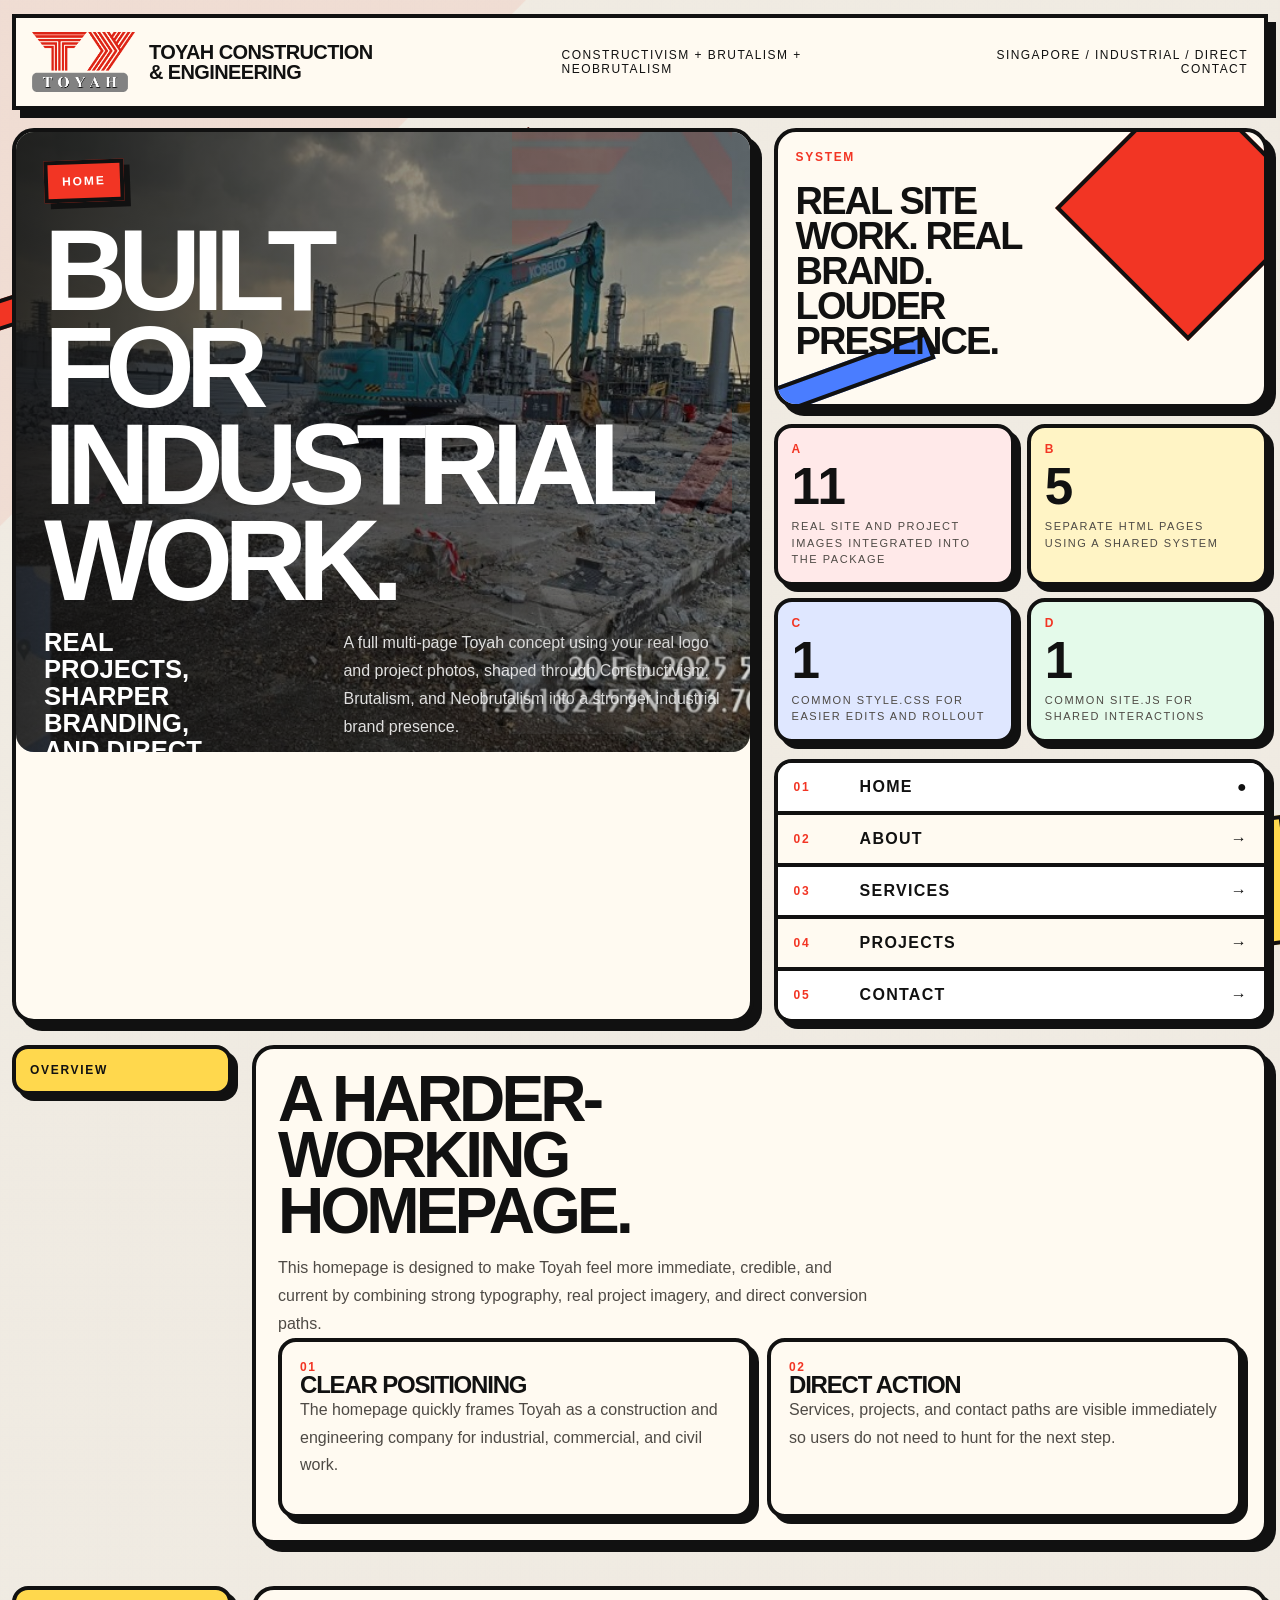
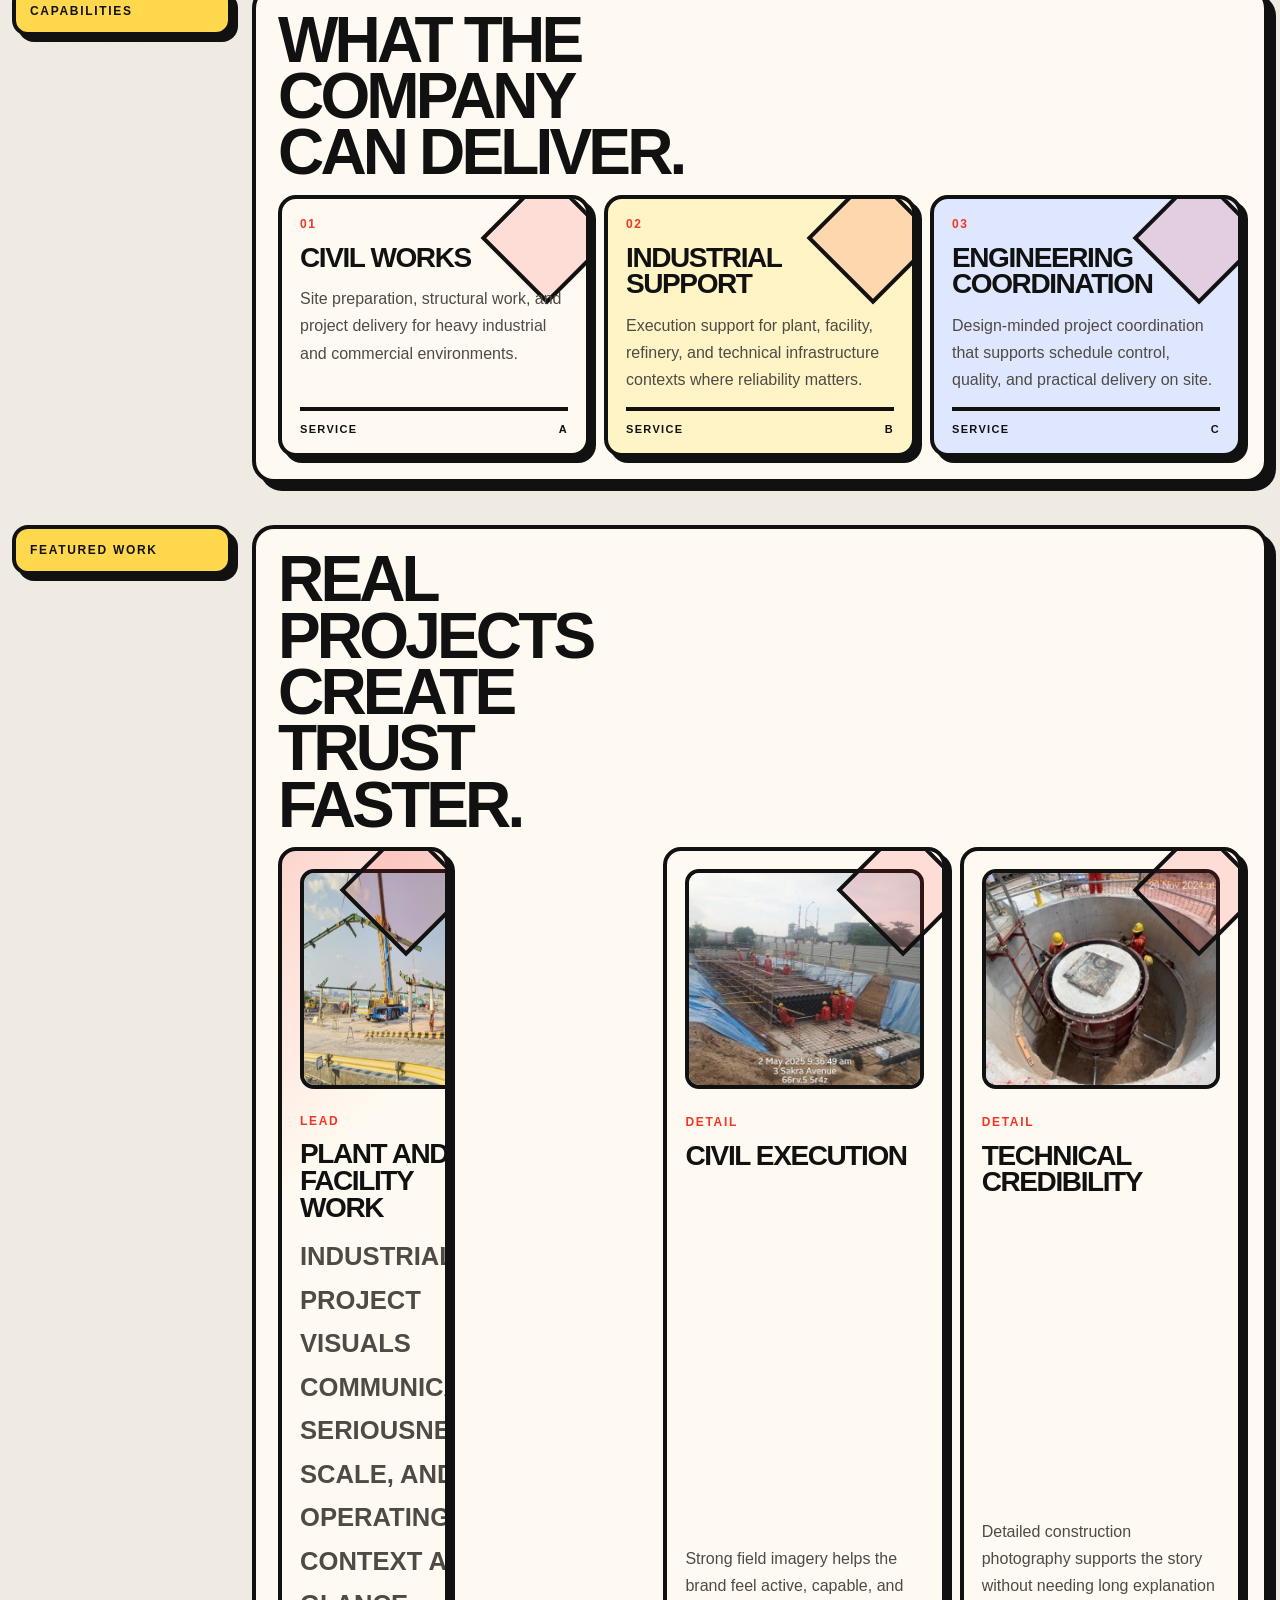
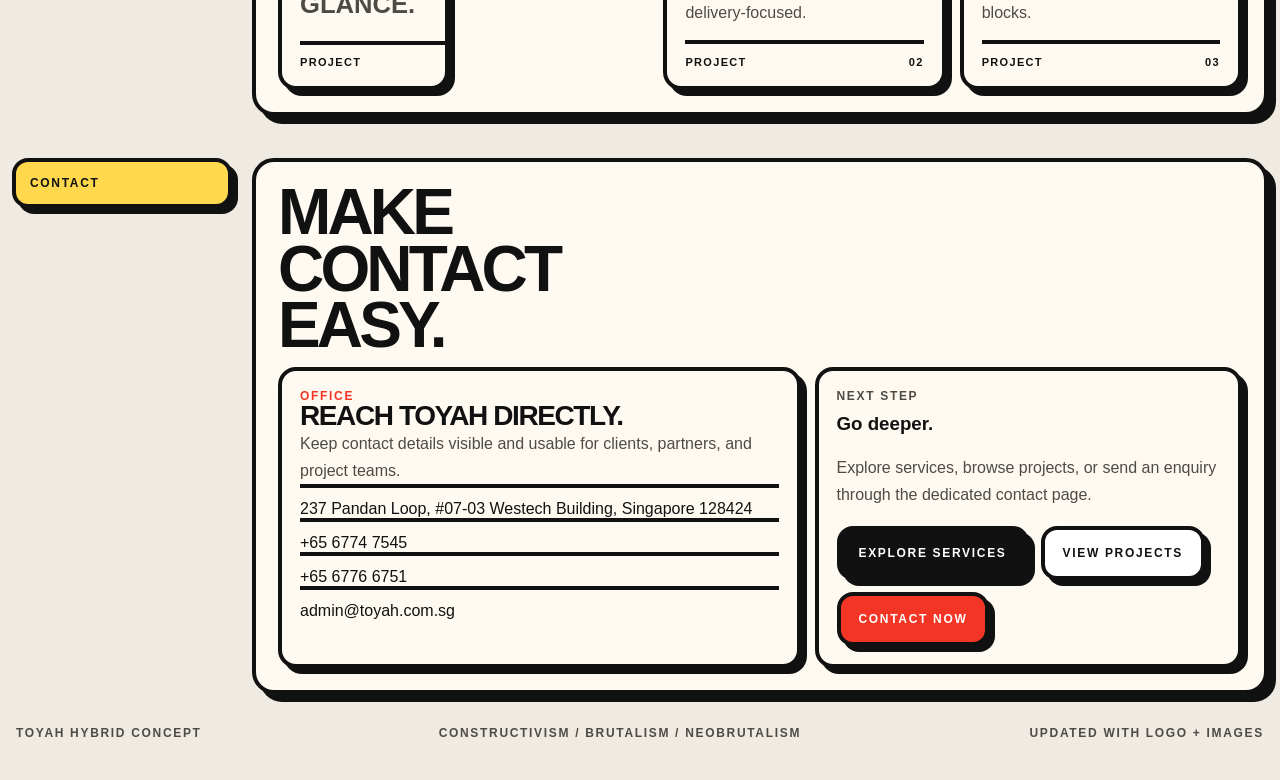
<file: index.html>
<!DOCTYPE html>
<html lang="en">
<head>
  <meta charset="UTF-8" />
  <meta name="viewport" content="width=device-width, initial-scale=1.0" />
  <title>Toyah — Home</title>
  <link rel="stylesheet" href="assets/css/style.css" />
</head>
<body>
  <div class="page">
    <header class="topbar">
      <div class="brand">
        <img src="assets/img/logo.png" alt="Toyah logo" />
        <div>
          Toyah Construction<br />
          &amp; Engineering
        </div>
      </div>

      <div class="desktop-only">
        Constructivism + Brutalism + Neobrutalism
      </div>

      <div class="desktop-only" style="text-align:right;">
        Singapore / Industrial / Direct contact
      </div>

      <button
        class="mobile-menu-button"
        type="button"
        data-mobile-toggle
        aria-expanded="false"
        aria-controls="mobile-links"
      >
        Menu
      </button>
    </header>

    <div class="mobile-links" id="mobile-links">
      <a href="index.html" aria-current="page">Home</a>
      <a href="about.html">About</a>
      <a href="services.html">Services</a>
      <a href="projects.html">Projects</a>
      <a href="contact.html">Contact</a>
    </div>

    <main class="site-layout">
      <section class="hero">
        <div class="panel hero-main">
          <div class="hero-visual">
            <img
              src="assets/img/hero.jpg"
              alt="Toyah project site hero image"
            />

            <div class="hero-overlay">
              <div class="eyebrow">Home</div>

              <h1>Built for industrial work.</h1>

              <div class="hero-grid">
                <div class="lead">
                  Real projects, sharper branding, and direct company positioning.
                </div>

                <p class="copy">
                  A full multi-page Toyah concept using your real logo and project
                  photos, shaped through Constructivism, Brutalism, and
                  Neobrutalism into a stronger industrial brand presence.
                </p>
              </div>

              <div class="hero-badges">
                <span class="badge yellow">Real project images</span>
                <span class="badge blue">Hard shadows</span>
                <span class="badge green">Logo integrated</span>
                <span class="badge">Industrial identity</span>
              </div>

              <div class="hero-actions">
                <a class="btn primary" href="services.html">Explore Services</a>
                <a class="btn" href="projects.html">View Projects</a>
                <a class="btn red" href="contact.html">Contact Now</a>
              </div>

              <img class="hero-watermark" src="assets/img/logo.png" alt="" />
            </div>
          </div>
        </div>

        <aside class="hero-side">
          <div class="panel poster-card">
            <div class="no">System</div>
            <div class="poster-text">
              Real site work. Real brand. Louder presence.
            </div>
          </div>

          <div class="stats-grid">
            <div class="stat red">
              <div class="no">A</div>
              <div class="stat-value">11</div>
              <div class="stat-copy">
                Real site and project images integrated into the package
              </div>
            </div>

            <div class="stat yellow">
              <div class="no">B</div>
              <div class="stat-value">5</div>
              <div class="stat-copy">
                Separate HTML pages using a shared system
              </div>
            </div>

            <div class="stat blue">
              <div class="no">C</div>
              <div class="stat-value">1</div>
              <div class="stat-copy">
                Common style.css for easier edits and rollout
              </div>
            </div>

            <div class="stat green">
              <div class="no">D</div>
              <div class="stat-value">1</div>
              <div class="stat-copy">
                Common site.js for shared interactions
              </div>
            </div>
          </div>

          <nav class="nav-list" aria-label="Site navigation">
            <a href="index.html" aria-current="page">
              <span class="no">01</span>
              <span>Home</span>
              <span>●</span>
            </a>

            <a href="about.html">
              <span class="no">02</span>
              <span>About</span>
              <span>→</span>
            </a>

            <a href="services.html">
              <span class="no">03</span>
              <span>Services</span>
              <span>→</span>
            </a>

            <a href="projects.html">
              <span class="no">04</span>
              <span>Projects</span>
              <span>→</span>
            </a>

            <a href="contact.html">
              <span class="no">05</span>
              <span>Contact</span>
              <span>→</span>
            </a>
          </nav>
        </aside>
      </section>

      <section class="block">
        <div class="block-label">Overview</div>

        <div class="panel block-main">
          <h2 class="section-title">A harder-working homepage.</h2>

          <p class="section-intro">
            This homepage is designed to make Toyah feel more immediate, credible,
            and current by combining strong typography, real project imagery, and
            direct conversion paths.
          </p>

          <div class="content-grid-2">
            <div class="mini-card">
              <div class="no">01</div>
              <h3>Clear positioning</h3>
              <p>
                The homepage quickly frames Toyah as a construction and engineering
                company for industrial, commercial, and civil work.
              </p>
            </div>

            <div class="mini-card">
              <div class="no">02</div>
              <h3>Direct action</h3>
              <p>
                Services, projects, and contact paths are visible immediately so
                users do not need to hunt for the next step.
              </p>
            </div>
          </div>
        </div>
      </section>

      <section class="block">
        <div class="block-label">Capabilities</div>

        <div class="panel block-main">
          <h2 class="section-title">What the company can deliver.</h2>

          <div class="services-grid">
            <article class="service">
              <div class="no">01</div>
              <h3>Civil works</h3>
              <p>
                Site preparation, structural work, and project delivery for heavy
                industrial and commercial environments.
              </p>
              <div class="card-footer">
                <span>Service</span>
                <span>A</span>
              </div>
            </article>

            <article class="service">
              <div class="no">02</div>
              <h3>Industrial support</h3>
              <p>
                Execution support for plant, facility, refinery, and technical
                infrastructure contexts where reliability matters.
              </p>
              <div class="card-footer">
                <span>Service</span>
                <span>B</span>
              </div>
            </article>

            <article class="service">
              <div class="no">03</div>
              <h3>Engineering coordination</h3>
              <p>
                Design-minded project coordination that supports schedule control,
                quality, and practical delivery on site.
              </p>
              <div class="card-footer">
                <span>Service</span>
                <span>C</span>
              </div>
            </article>
          </div>
        </div>
      </section>

      <section class="block">
        <div class="block-label">Featured work</div>

        <div class="panel block-main">
          <h2 class="section-title">Real projects create trust faster.</h2>

          <div class="projects-grid">
            <article class="project lead">
              <img
                class="project-image"
                src="assets/img/projects/project-industrial-1.jpg"
                alt="Industrial works and facility view"
              />
              <div class="no">Lead</div>
              <h3>Plant and facility work</h3>
              <p>
                Industrial project visuals communicate seriousness, scale, and
                operating context at a glance.
              </p>
              <div class="card-footer">
                <span>Project</span>
                <span>01</span>
              </div>
            </article>

            <article class="project">
              <img
                class="project-image"
                src="assets/img/projects/project-civil-1.jpg"
                alt="Excavation and civil site work"
              />
              <div class="no">Detail</div>
              <h3>Civil execution</h3>
              <p>
                Strong field imagery helps the brand feel active, capable, and
                delivery-focused.
              </p>
              <div class="card-footer">
                <span>Project</span>
                <span>02</span>
              </div>
            </article>

            <article class="project">
              <img
                class="project-image"
                src="assets/img/gallery/gallery-4.jpg"
                alt="Underground chamber detail"
              />
              <div class="no">Detail</div>
              <h3>Technical credibility</h3>
              <p>
                Detailed construction photography supports the story without needing
                long explanation blocks.
              </p>
              <div class="card-footer">
                <span>Project</span>
                <span>03</span>
              </div>
            </article>
          </div>
        </div>
      </section>

      <section class="block">
        <div class="block-label">Contact</div>

        <div class="panel block-main">
          <h2 class="section-title">Make contact easy.</h2>

          <div class="contact-grid">
            <div class="contact-card">
              <div class="no">Office</div>
              <h3>Reach Toyah directly.</h3>
              <p>
                Keep contact details visible and usable for clients, partners, and
                project teams.
              </p>

              <div class="meta-row">
                237 Pandan Loop, #07-03 Westech Building, Singapore 128424
              </div>
              <div class="meta-row">
                <a href="tel:+6567747545">+65 6774 7545</a>
              </div>
              <div class="meta-row">+65 6776 6751</div>
              <div class="meta-row">
                <a href="mailto:admin@toyah.com.sg">admin@toyah.com.sg</a>
              </div>
            </div>

            <div class="contact-meta">
              <div class="small-label">Next step</div>
              <h3 style="margin-top:10px;">Go deeper.</h3>
              <p>
                Explore services, browse projects, or send an enquiry through the
                dedicated contact page.
              </p>

              <div class="button-row" style="margin-top:18px;">
                <a class="btn primary" href="services.html">Explore Services</a>
                <a class="btn" href="projects.html">View Projects</a>
                <a class="btn red" href="contact.html">Contact Now</a>
              </div>
            </div>
          </div>
        </div>
      </section>
    </main>

    <footer class="footer">
      <div>Toyah hybrid concept</div>
      <div>Constructivism / Brutalism / Neobrutalism</div>
      <div style="text-align:right;">Updated with logo + images</div>
    </footer>
  </div>

  <script src="assets/js/site.js"></script>
</body>
</html>
</file>
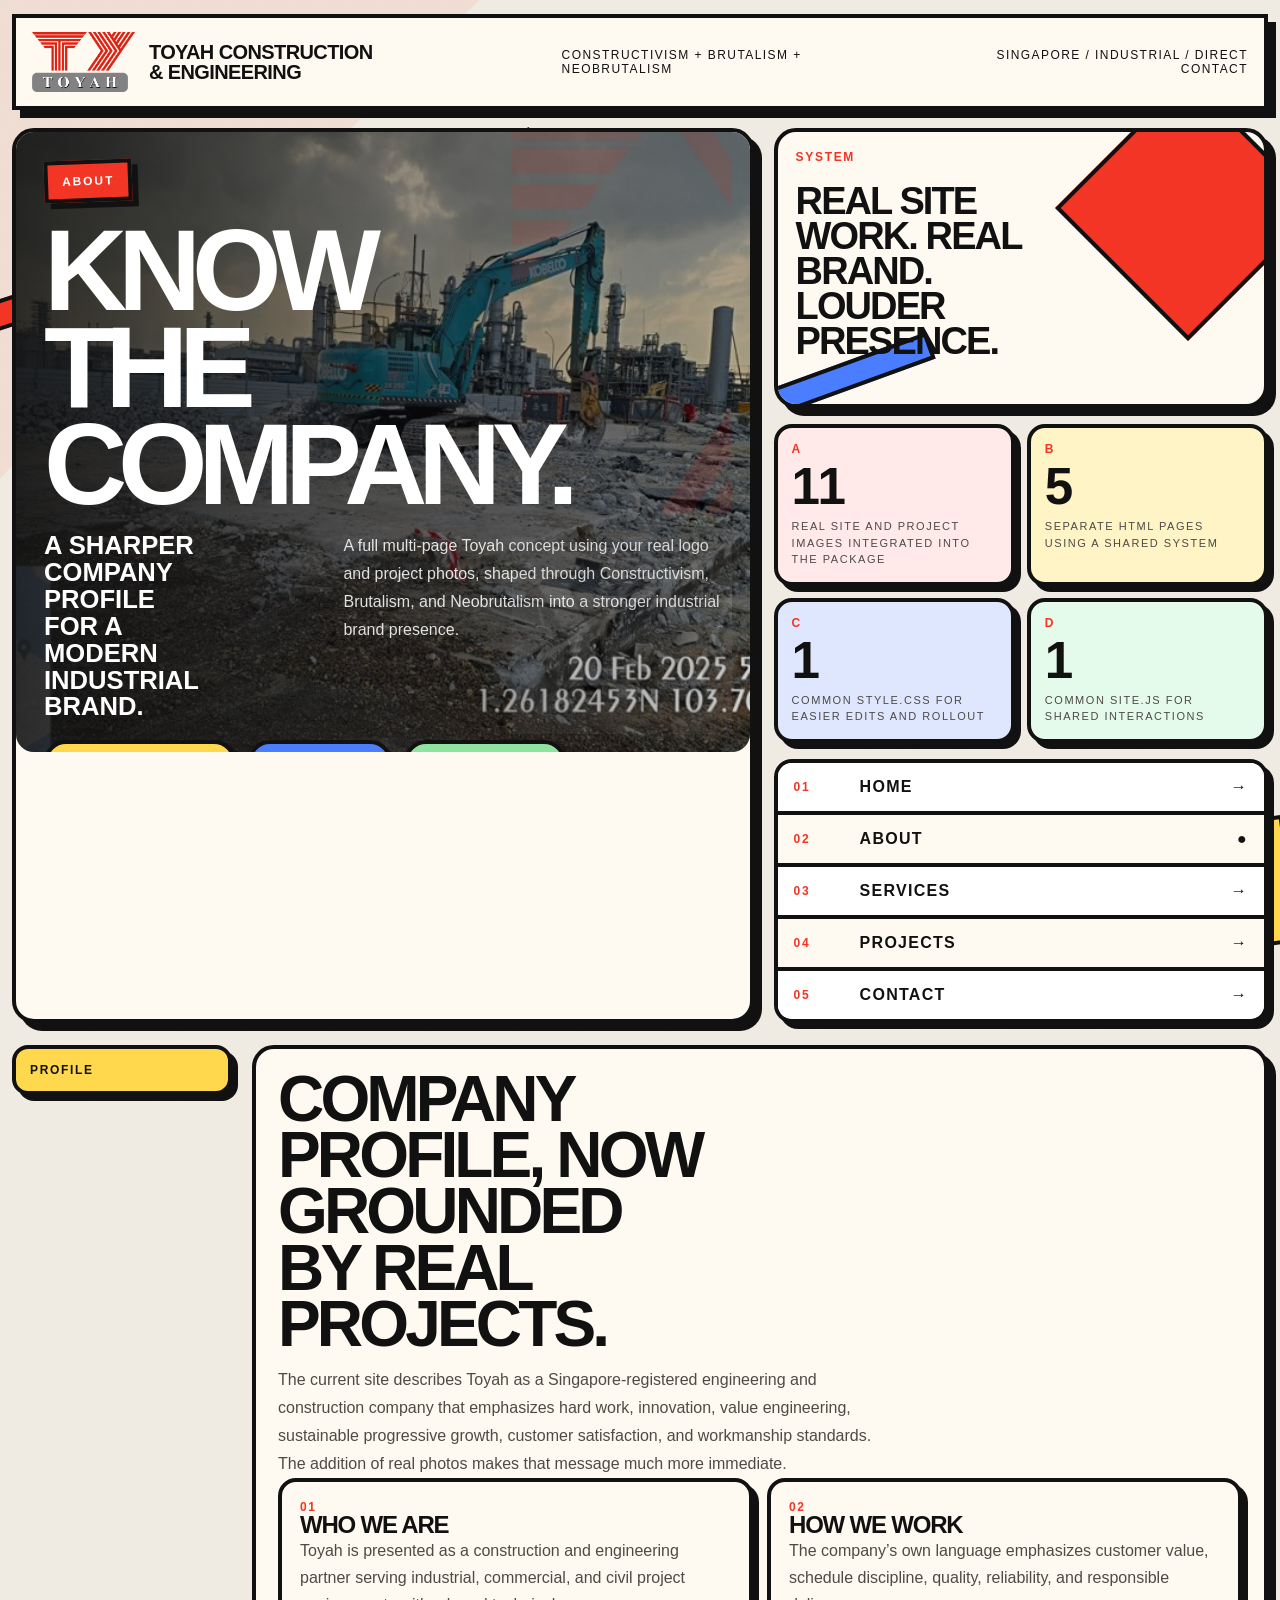
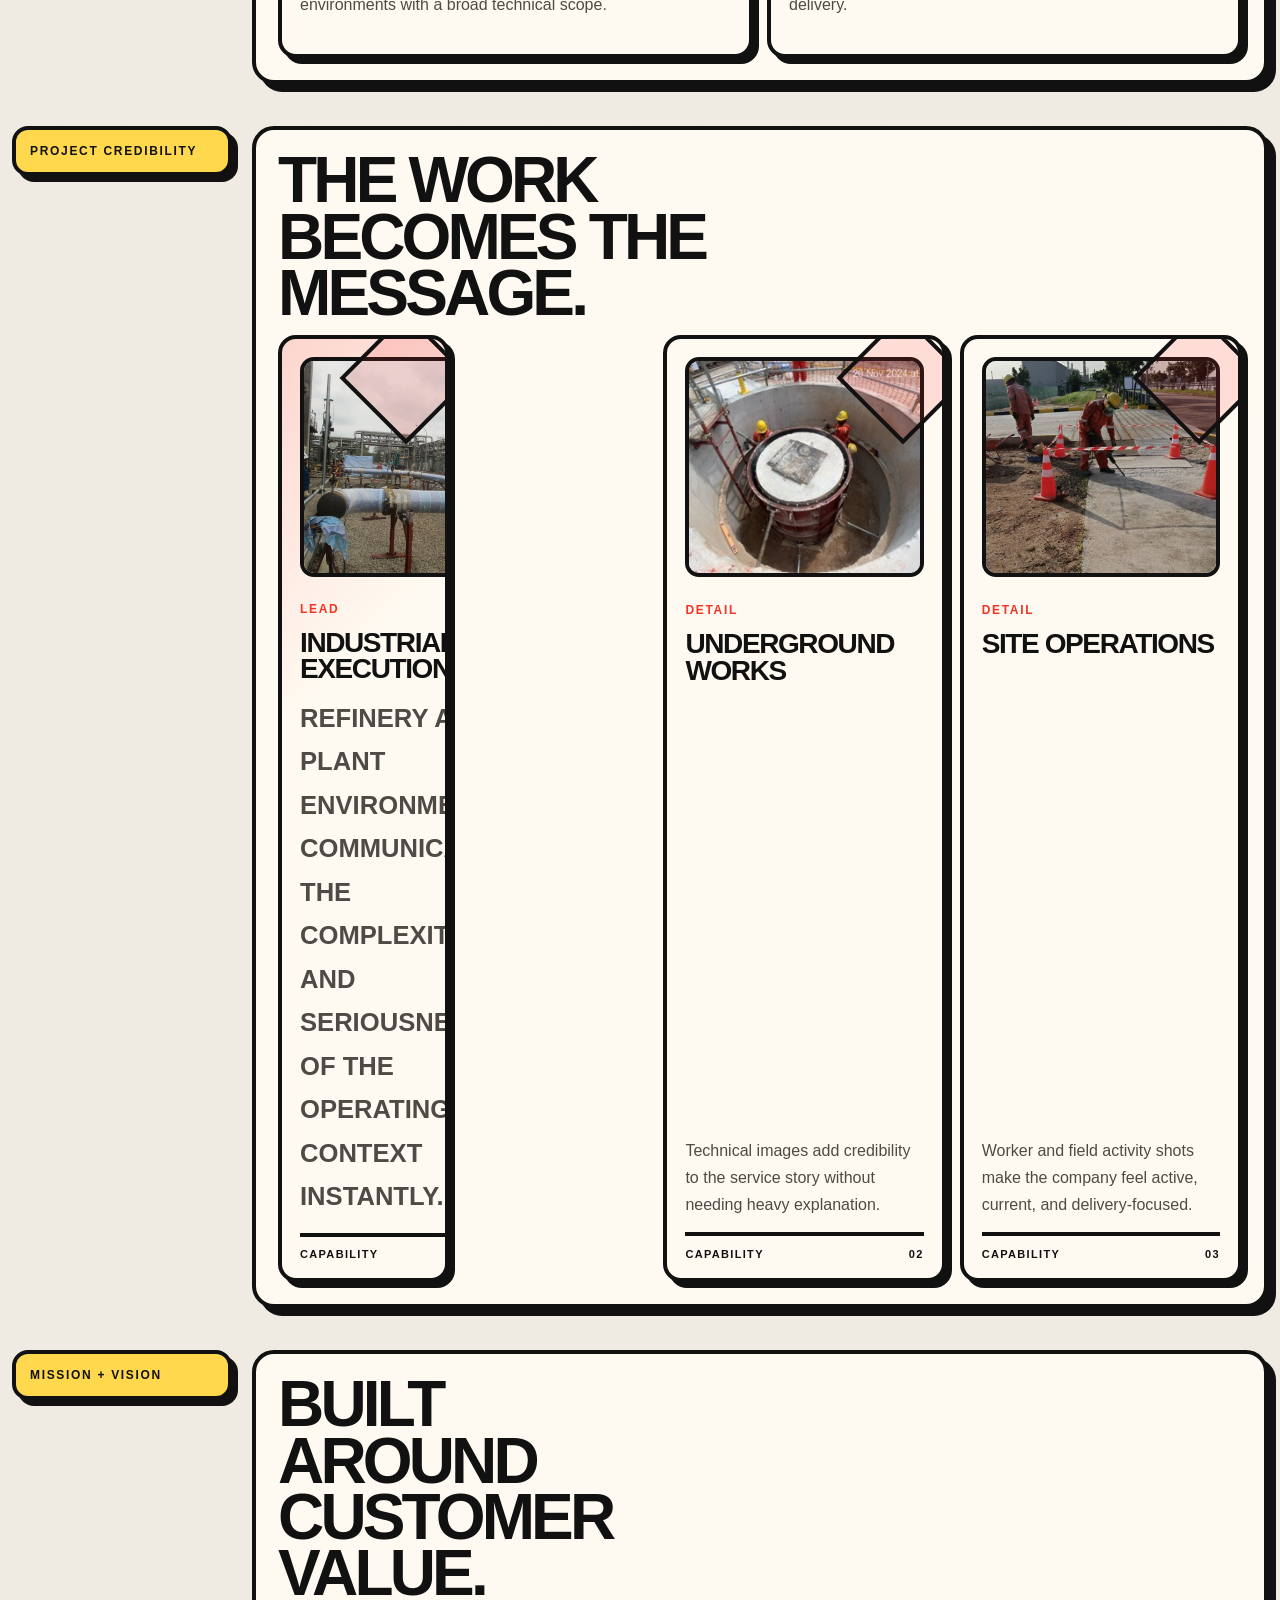
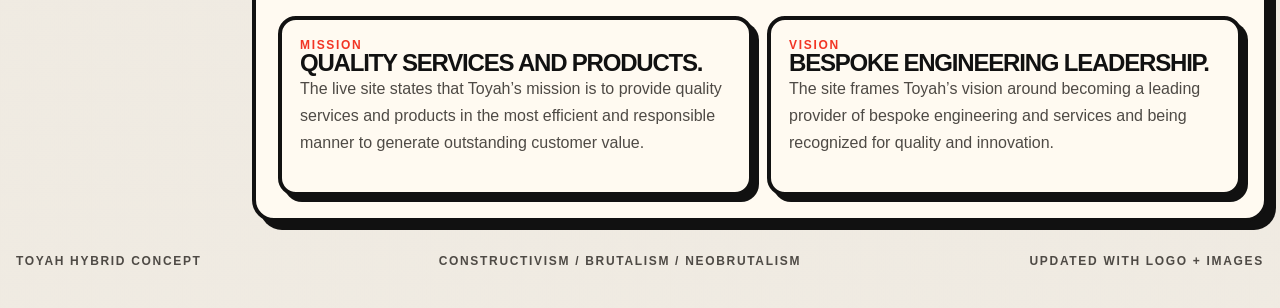
<file: about.html>
<!DOCTYPE html>
<html lang="en">
<head>
  <meta charset="UTF-8" />
  <meta name="viewport" content="width=device-width, initial-scale=1.0" />
  <title>Toyah — About</title>
  <link rel="stylesheet" href="assets/css/style.css" />
</head>
<body>
  <div class="page">
    <header class="topbar">
      <div class="brand">
        <img src="assets/img/logo.png" alt="Toyah logo" />
        <div>
          Toyah Construction<br />
          &amp; Engineering
        </div>
      </div>

      <div class="desktop-only">
        Constructivism + Brutalism + Neobrutalism
      </div>

      <div class="desktop-only" style="text-align:right;">
        Singapore / Industrial / Direct contact
      </div>

      <button
        class="mobile-menu-button"
        type="button"
        data-mobile-toggle
        aria-expanded="false"
        aria-controls="mobile-links"
      >
        Menu
      </button>
    </header>

    <div class="mobile-links" id="mobile-links">
      <a href="index.html">Home</a>
      <a href="about.html" aria-current="page">About</a>
      <a href="services.html">Services</a>
      <a href="projects.html">Projects</a>
      <a href="contact.html">Contact</a>
    </div>

    <main class="site-layout">
      <section class="hero">
        <div class="panel hero-main">
          <div class="hero-visual">
            <img
              src="assets/img/hero.jpg"
              alt="Toyah project site hero image"
            />

            <div class="hero-overlay">
              <div class="eyebrow">About</div>

              <h1>Know the company.</h1>

              <div class="hero-grid">
                <div class="lead">
                  A sharper company profile for a modern industrial brand.
                </div>

                <p class="copy">
                  A full multi-page Toyah concept using your real logo and project
                  photos, shaped through Constructivism, Brutalism, and
                  Neobrutalism into a stronger industrial brand presence.
                </p>
              </div>

              <div class="hero-badges">
                <span class="badge yellow">Real project images</span>
                <span class="badge blue">Hard shadows</span>
                <span class="badge green">Logo integrated</span>
                <span class="badge">Industrial identity</span>
              </div>

              <div class="hero-actions">
                <a class="btn primary" href="services.html">Explore Services</a>
                <a class="btn" href="projects.html">View Projects</a>
                <a class="btn red" href="contact.html">Contact Now</a>
              </div>

              <img class="hero-watermark" src="assets/img/logo.png" alt="" />
            </div>
          </div>
        </div>

        <aside class="hero-side">
          <div class="panel poster-card">
            <div class="no">System</div>
            <div class="poster-text">
              Real site work. Real brand. Louder presence.
            </div>
          </div>

          <div class="stats-grid">
            <div class="stat red">
              <div class="no">A</div>
              <div class="stat-value">11</div>
              <div class="stat-copy">
                Real site and project images integrated into the package
              </div>
            </div>

            <div class="stat yellow">
              <div class="no">B</div>
              <div class="stat-value">5</div>
              <div class="stat-copy">
                Separate HTML pages using a shared system
              </div>
            </div>

            <div class="stat blue">
              <div class="no">C</div>
              <div class="stat-value">1</div>
              <div class="stat-copy">
                Common style.css for easier edits and rollout
              </div>
            </div>

            <div class="stat green">
              <div class="no">D</div>
              <div class="stat-value">1</div>
              <div class="stat-copy">
                Common site.js for shared interactions
              </div>
            </div>
          </div>

          <nav class="nav-list" aria-label="Site navigation">
            <a href="index.html">
              <span class="no">01</span>
              <span>Home</span>
              <span>→</span>
            </a>

            <a href="about.html" aria-current="page">
              <span class="no">02</span>
              <span>About</span>
              <span>●</span>
            </a>

            <a href="services.html">
              <span class="no">03</span>
              <span>Services</span>
              <span>→</span>
            </a>

            <a href="projects.html">
              <span class="no">04</span>
              <span>Projects</span>
              <span>→</span>
            </a>

            <a href="contact.html">
              <span class="no">05</span>
              <span>Contact</span>
              <span>→</span>
            </a>
          </nav>
        </aside>
      </section>

      <section class="block">
        <div class="block-label">Profile</div>

        <div class="panel block-main">
          <h2 class="section-title">
            Company profile, now grounded by real projects.
          </h2>

          <p class="section-intro">
            The current site describes Toyah as a Singapore-registered engineering
            and construction company that emphasizes hard work, innovation, value
            engineering, sustainable progressive growth, customer satisfaction, and
            workmanship standards. The addition of real photos makes that message
            much more immediate.
          </p>

          <div class="content-grid-2">
            <div class="mini-card">
              <div class="no">01</div>
              <h3>Who we are</h3>
              <p>
                Toyah is presented as a construction and engineering partner serving
                industrial, commercial, and civil project environments with a broad
                technical scope.
              </p>
            </div>

            <div class="mini-card">
              <div class="no">02</div>
              <h3>How we work</h3>
              <p>
                The company’s own language emphasizes customer value, schedule
                discipline, quality, reliability, and responsible delivery.
              </p>
            </div>
          </div>
        </div>
      </section>

      <section class="block">
        <div class="block-label">Project credibility</div>

        <div class="panel block-main">
          <h2 class="section-title">The work becomes the message.</h2>

          <div class="projects-grid">
            <article class="project lead">
              <img
                class="project-image"
                src="assets/img/projects/project-industrial-2.jpg"
                alt="Industrial piping and facility works"
              />
              <div class="no">Lead</div>
              <h3>Industrial execution</h3>
              <p>
                Refinery and plant environments communicate the complexity and
                seriousness of the operating context instantly.
              </p>
              <div class="card-footer">
                <span>Capability</span>
                <span>01</span>
              </div>
            </article>

            <article class="project">
              <img
                class="project-image"
                src="assets/img/gallery/gallery-4.jpg"
                alt="Circular chamber construction detail"
              />
              <div class="no">Detail</div>
              <h3>Underground works</h3>
              <p>
                Technical images add credibility to the service story without
                needing heavy explanation.
              </p>
              <div class="card-footer">
                <span>Capability</span>
                <span>02</span>
              </div>
            </article>

            <article class="project">
              <img
                class="project-image"
                src="assets/img/gallery/gallery-6.jpg"
                alt="Site finishing work detail"
              />
              <div class="no">Detail</div>
              <h3>Site operations</h3>
              <p>
                Worker and field activity shots make the company feel active,
                current, and delivery-focused.
              </p>
              <div class="card-footer">
                <span>Capability</span>
                <span>03</span>
              </div>
            </article>
          </div>
        </div>
      </section>

      <section class="block">
        <div class="block-label">Mission + vision</div>

        <div class="panel block-main">
          <h2 class="section-title">Built around customer value.</h2>

          <div class="content-grid-2">
            <div class="timeline-card">
              <div class="no">Mission</div>
              <h3>Quality services and products.</h3>
              <p>
                The live site states that Toyah’s mission is to provide quality
                services and products in the most efficient and responsible manner
                to generate outstanding customer value.
              </p>
            </div>

            <div class="timeline-card">
              <div class="no">Vision</div>
              <h3>Bespoke engineering leadership.</h3>
              <p>
                The site frames Toyah’s vision around becoming a leading provider
                of bespoke engineering and services and being recognized for quality
                and innovation.
              </p>
            </div>
          </div>
        </div>
      </section>
    </main>

    <footer class="footer">
      <div>Toyah hybrid concept</div>
      <div>Constructivism / Brutalism / Neobrutalism</div>
      <div style="text-align:right;">Updated with logo + images</div>
    </footer>
  </div>

  <script src="assets/js/site.js"></script>
</body>
</html>
</file>
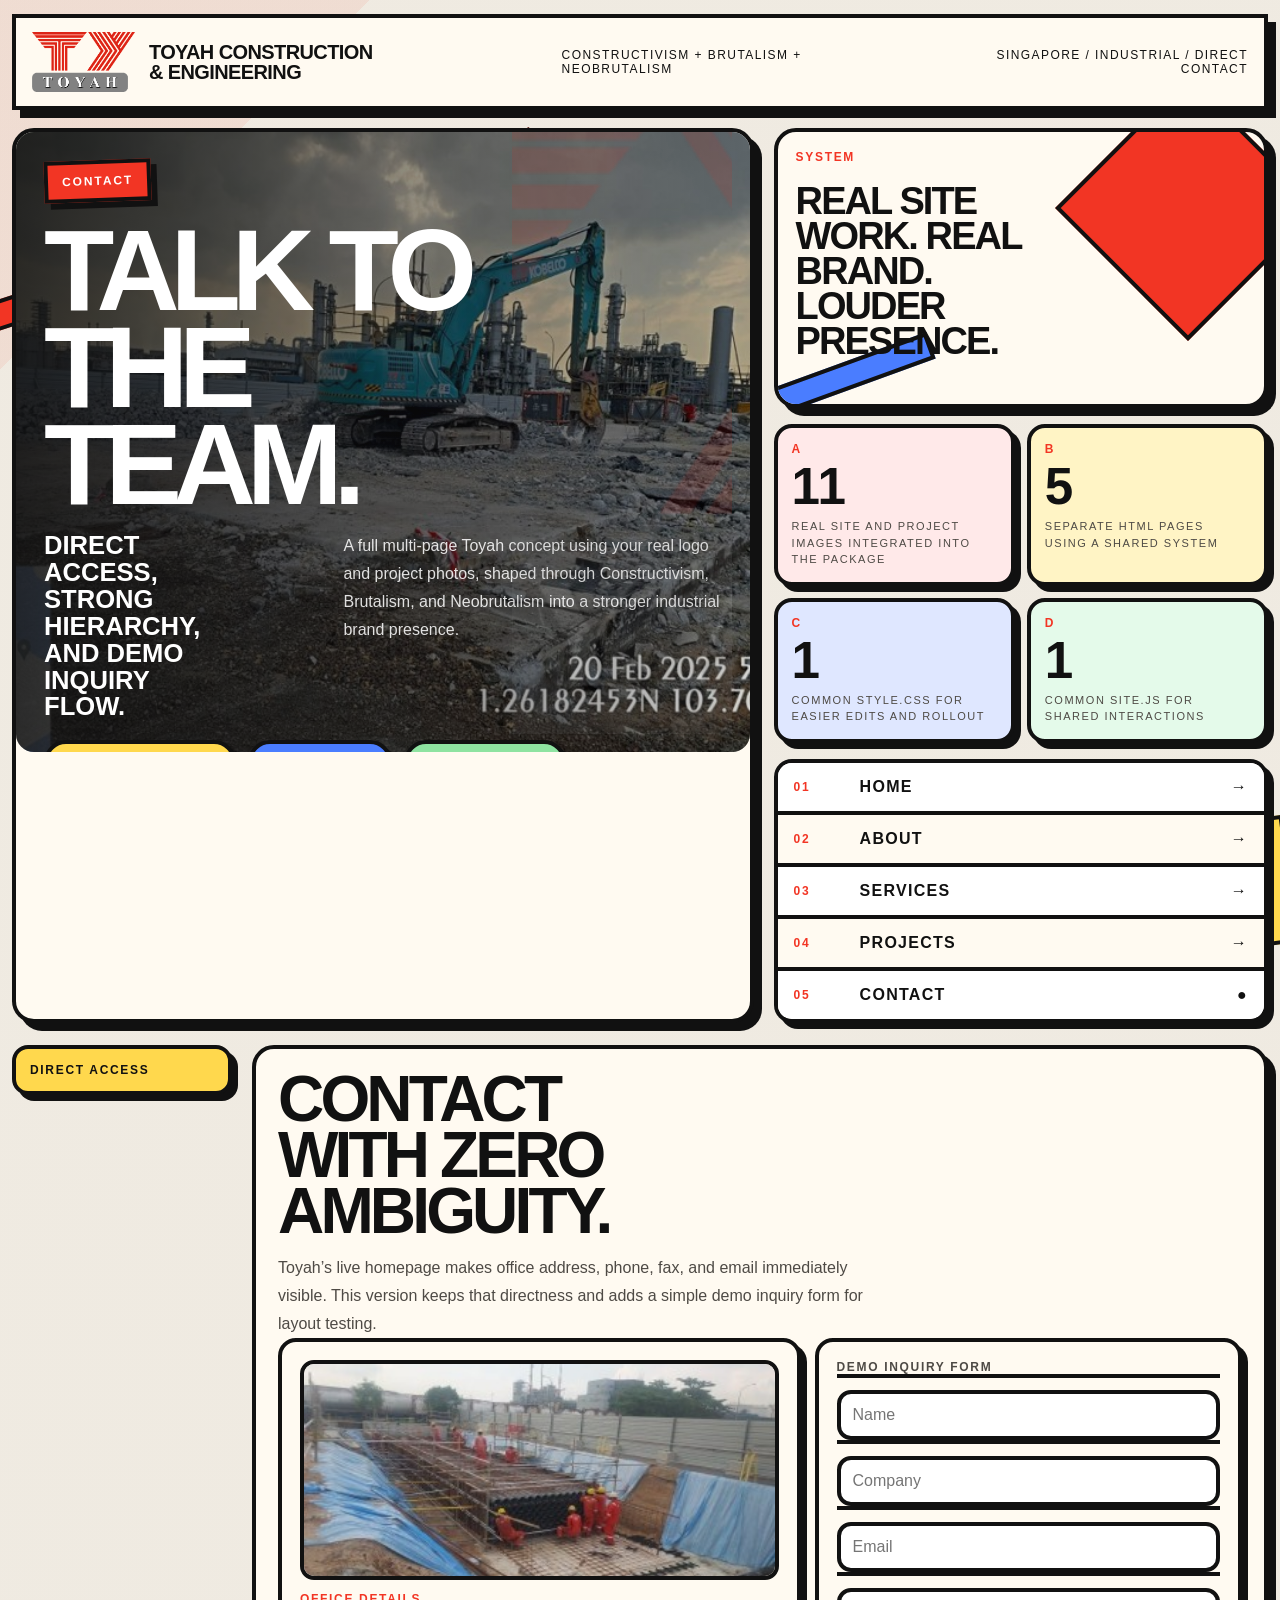
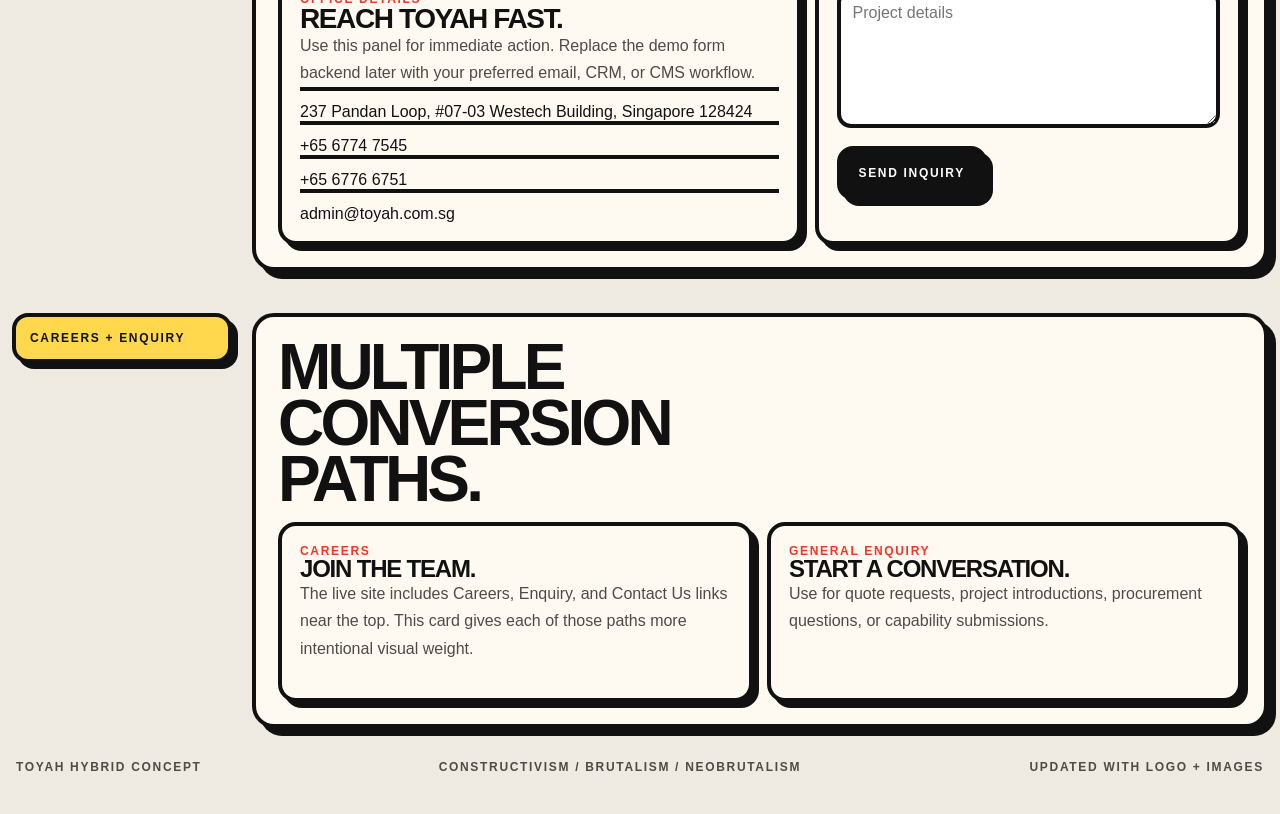
<file: contact.html>
<!DOCTYPE html>
<html lang="en">
<head>
  <meta charset="UTF-8" />
  <meta name="viewport" content="width=device-width, initial-scale=1.0" />
  <title>Toyah — Contact</title>
  <link rel="stylesheet" href="assets/css/style.css" />
</head>
<body>
  <div class="page">
    <header class="topbar">
      <div class="brand">
        <img src="assets/img/logo.png" alt="Toyah logo" />
        <div>
          Toyah Construction<br />
          &amp; Engineering
        </div>
      </div>

      <div class="desktop-only">
        Constructivism + Brutalism + Neobrutalism
      </div>

      <div class="desktop-only" style="text-align:right;">
        Singapore / Industrial / Direct contact
      </div>

      <button
        class="mobile-menu-button"
        type="button"
        data-mobile-toggle
        aria-expanded="false"
        aria-controls="mobile-links"
      >
        Menu
      </button>
    </header>

    <div class="mobile-links" id="mobile-links">
      <a href="index.html">Home</a>
      <a href="about.html">About</a>
      <a href="services.html">Services</a>
      <a href="projects.html">Projects</a>
      <a href="contact.html" aria-current="page">Contact</a>
    </div>

    <main class="site-layout">
      <section class="hero">
        <div class="panel hero-main">
          <div class="hero-visual">
            <img
              src="assets/img/hero.jpg"
              alt="Toyah project site hero image"
            />

            <div class="hero-overlay">
              <div class="eyebrow">Contact</div>

              <h1>Talk to the team.</h1>

              <div class="hero-grid">
                <div class="lead">
                  Direct access, strong hierarchy, and demo inquiry flow.
                </div>

                <p class="copy">
                  A full multi-page Toyah concept using your real logo and project
                  photos, shaped through Constructivism, Brutalism, and
                  Neobrutalism into a stronger industrial brand presence.
                </p>
              </div>

              <div class="hero-badges">
                <span class="badge yellow">Real project images</span>
                <span class="badge blue">Hard shadows</span>
                <span class="badge green">Logo integrated</span>
                <span class="badge">Industrial identity</span>
              </div>

              <div class="hero-actions">
                <a class="btn primary" href="services.html">Explore Services</a>
                <a class="btn" href="projects.html">View Projects</a>
                <a class="btn red" href="contact.html" aria-current="page">Contact Now</a>
              </div>

              <img class="hero-watermark" src="assets/img/logo.png" alt="" />
            </div>
          </div>
        </div>

        <aside class="hero-side">
          <div class="panel poster-card">
            <div class="no">System</div>
            <div class="poster-text">
              Real site work. Real brand. Louder presence.
            </div>
          </div>

          <div class="stats-grid">
            <div class="stat red">
              <div class="no">A</div>
              <div class="stat-value">11</div>
              <div class="stat-copy">
                Real site and project images integrated into the package
              </div>
            </div>

            <div class="stat yellow">
              <div class="no">B</div>
              <div class="stat-value">5</div>
              <div class="stat-copy">
                Separate HTML pages using a shared system
              </div>
            </div>

            <div class="stat blue">
              <div class="no">C</div>
              <div class="stat-value">1</div>
              <div class="stat-copy">
                Common style.css for easier edits and rollout
              </div>
            </div>

            <div class="stat green">
              <div class="no">D</div>
              <div class="stat-value">1</div>
              <div class="stat-copy">
                Common site.js for shared interactions
              </div>
            </div>
          </div>

          <nav class="nav-list" aria-label="Site navigation">
            <a href="index.html">
              <span class="no">01</span>
              <span>Home</span>
              <span>→</span>
            </a>

            <a href="about.html">
              <span class="no">02</span>
              <span>About</span>
              <span>→</span>
            </a>

            <a href="services.html">
              <span class="no">03</span>
              <span>Services</span>
              <span>→</span>
            </a>

            <a href="projects.html">
              <span class="no">04</span>
              <span>Projects</span>
              <span>→</span>
            </a>

            <a href="contact.html" aria-current="page">
              <span class="no">05</span>
              <span>Contact</span>
              <span>●</span>
            </a>
          </nav>
        </aside>
      </section>

      <section class="block">
        <div class="block-label">Direct access</div>

        <div class="panel block-main">
          <h2 class="section-title">Contact with zero ambiguity.</h2>

          <p class="section-intro">
            Toyah’s live homepage makes office address, phone, fax, and email
            immediately visible. This version keeps that directness and adds a
            simple demo inquiry form for layout testing.
          </p>

          <div class="contact-grid">
            <div class="contact-card">
              <img
                class="project-image"
                src="assets/img/projects/project-civil-1.jpg"
                alt="Site and excavation view"
              />

              <div class="no">Office details</div>
              <h3>Reach Toyah fast.</h3>

              <p>
                Use this panel for immediate action. Replace the demo form backend
                later with your preferred email, CRM, or CMS workflow.
              </p>

              <div class="meta-row">
                237 Pandan Loop, #07-03 Westech Building, Singapore 128424
              </div>

              <div class="meta-row">
                <a href="tel:+6567747545">+65 6774 7545</a>
              </div>

              <div class="meta-row">
                +65 6776 6751
              </div>

              <div class="meta-row">
                <a href="mailto:admin@toyah.com.sg">admin@toyah.com.sg</a>
              </div>
            </div>

            <div class="contact-meta">
              <form id="demo-contact-form" data-demo-form>
                <div class="small-label">Demo inquiry form</div>

                <div class="meta-row">
                  <input
                    name="name"
                    type="text"
                    style="width:100%;min-height:48px;padding:12px;border:4px solid var(--line);border-radius:14px;font:inherit"
                    placeholder="Name"
                    autocomplete="name"
                  />
                </div>

                <div class="meta-row">
                  <input
                    name="company"
                    type="text"
                    style="width:100%;min-height:48px;padding:12px;border:4px solid var(--line);border-radius:14px;font:inherit"
                    placeholder="Company"
                    autocomplete="organization"
                  />
                </div>

                <div class="meta-row">
                  <input
                    name="email"
                    type="email"
                    style="width:100%;min-height:48px;padding:12px;border:4px solid var(--line);border-radius:14px;font:inherit"
                    placeholder="Email"
                    autocomplete="email"
                  />
                </div>

                <div class="meta-row">
                  <textarea
                    name="details"
                    style="width:100%;min-height:140px;padding:12px;border:4px solid var(--line);border-radius:14px;font:inherit"
                    placeholder="Project details"
                  ></textarea>
                </div>

                <div class="button-row" style="margin-top:14px;">
                  <button class="btn primary" type="submit">Send inquiry</button>
                </div>

                <p data-form-message style="margin-top:12px;font-weight:700;"></p>
              </form>
            </div>
          </div>
        </div>
      </section>

      <section class="block">
        <div class="block-label">Careers + enquiry</div>

        <div class="panel block-main">
          <h2 class="section-title">Multiple conversion paths.</h2>

          <div class="content-grid-2">
            <div class="mini-card">
              <div class="no">Careers</div>
              <h3>Join the team.</h3>
              <p>
                The live site includes Careers, Enquiry, and Contact Us links near
                the top. This card gives each of those paths more intentional visual
                weight.
              </p>
            </div>

            <div class="mini-card">
              <div class="no">General enquiry</div>
              <h3>Start a conversation.</h3>
              <p>
                Use for quote requests, project introductions, procurement
                questions, or capability submissions.
              </p>
            </div>
          </div>
        </div>
      </section>
    </main>

    <footer class="footer">
      <div>Toyah hybrid concept</div>
      <div>Constructivism / Brutalism / Neobrutalism</div>
      <div style="text-align:right;">Updated with logo + images</div>
    </footer>
  </div>

  <script src="assets/js/site.js"></script>
</body>
</html>
</file>
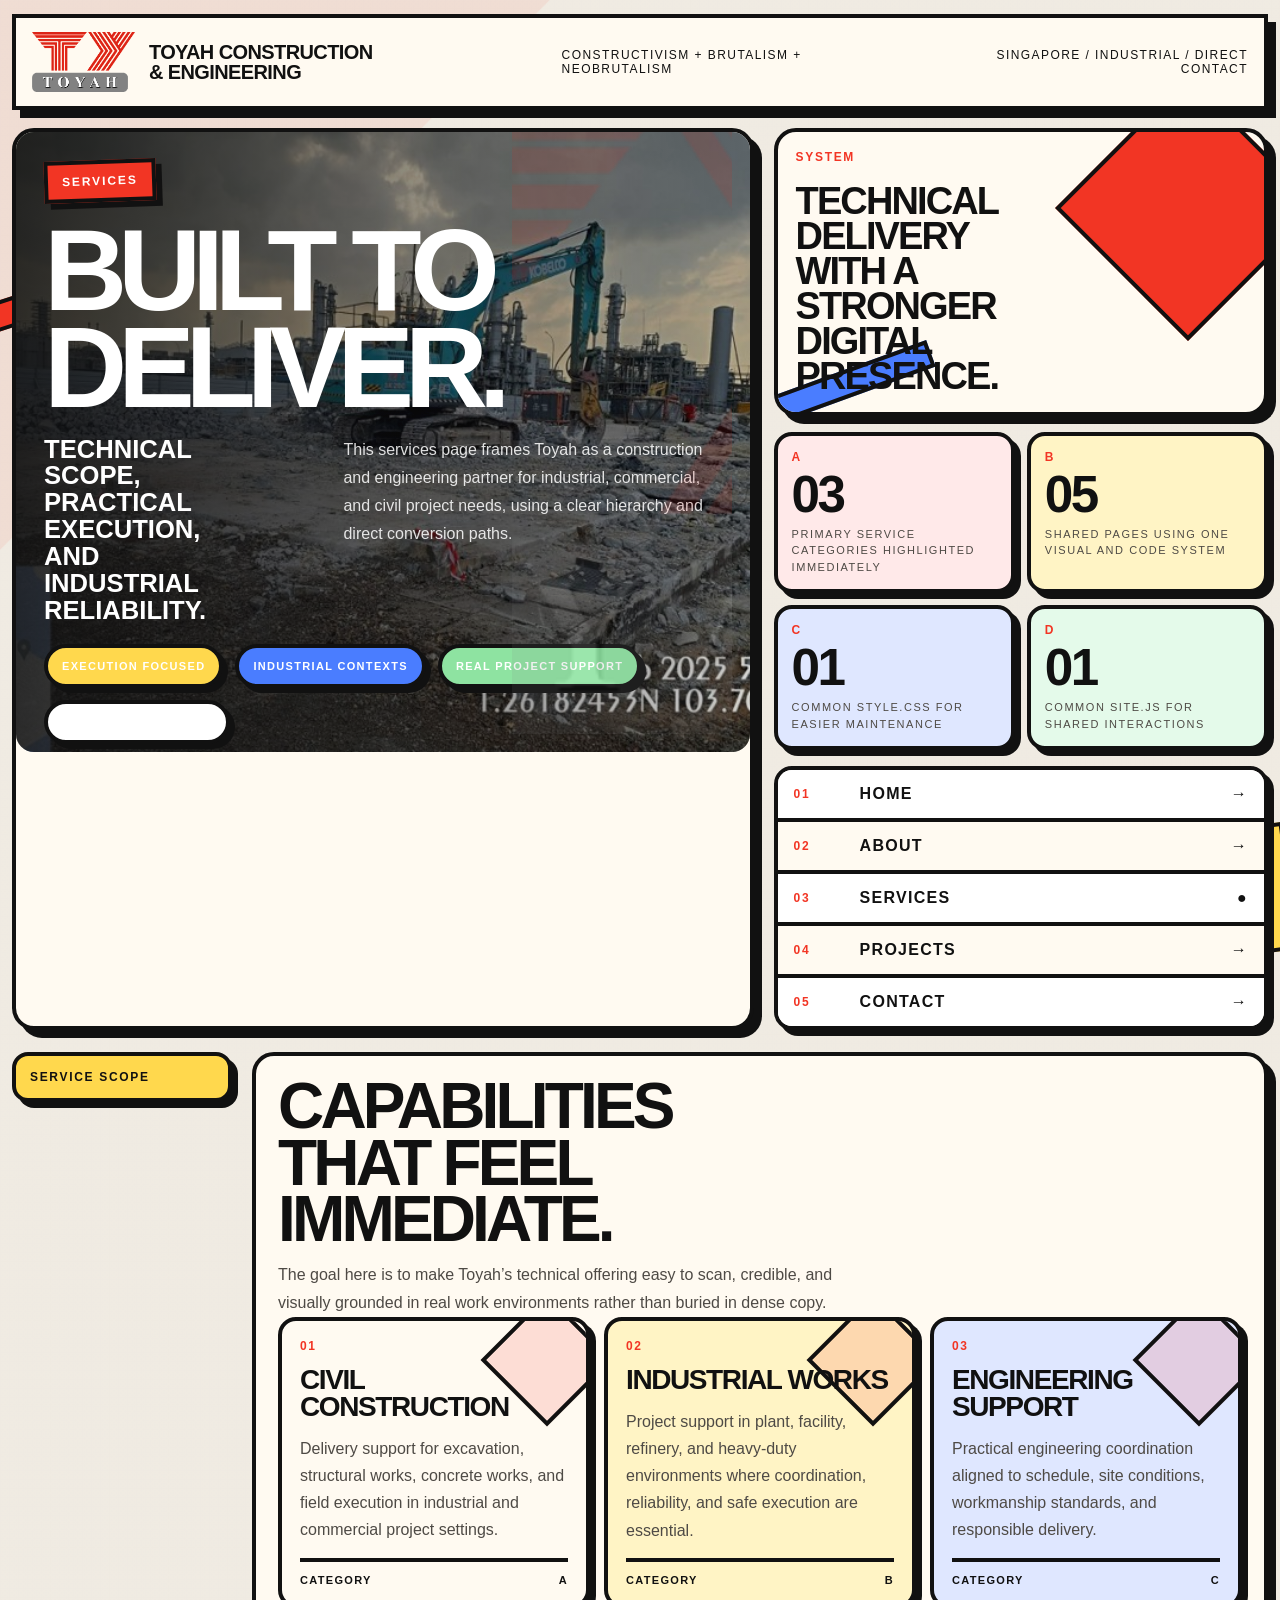
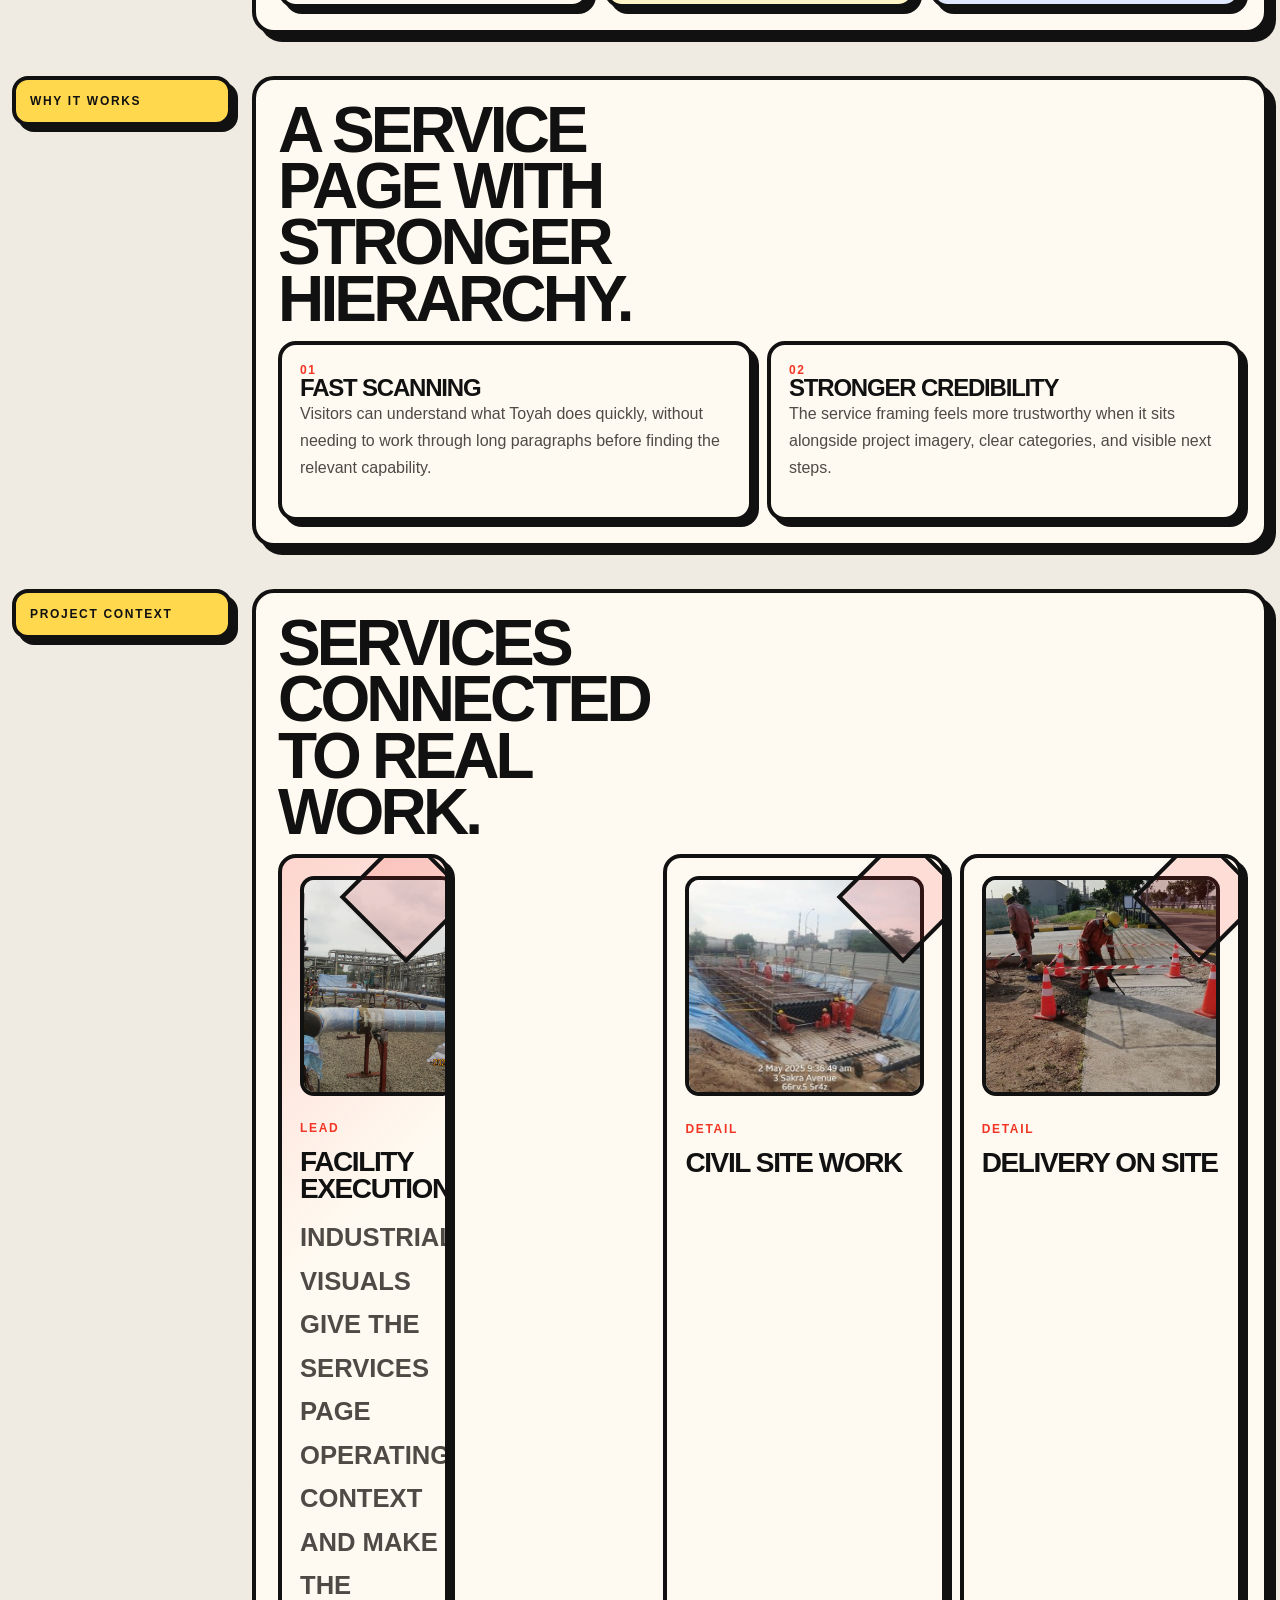
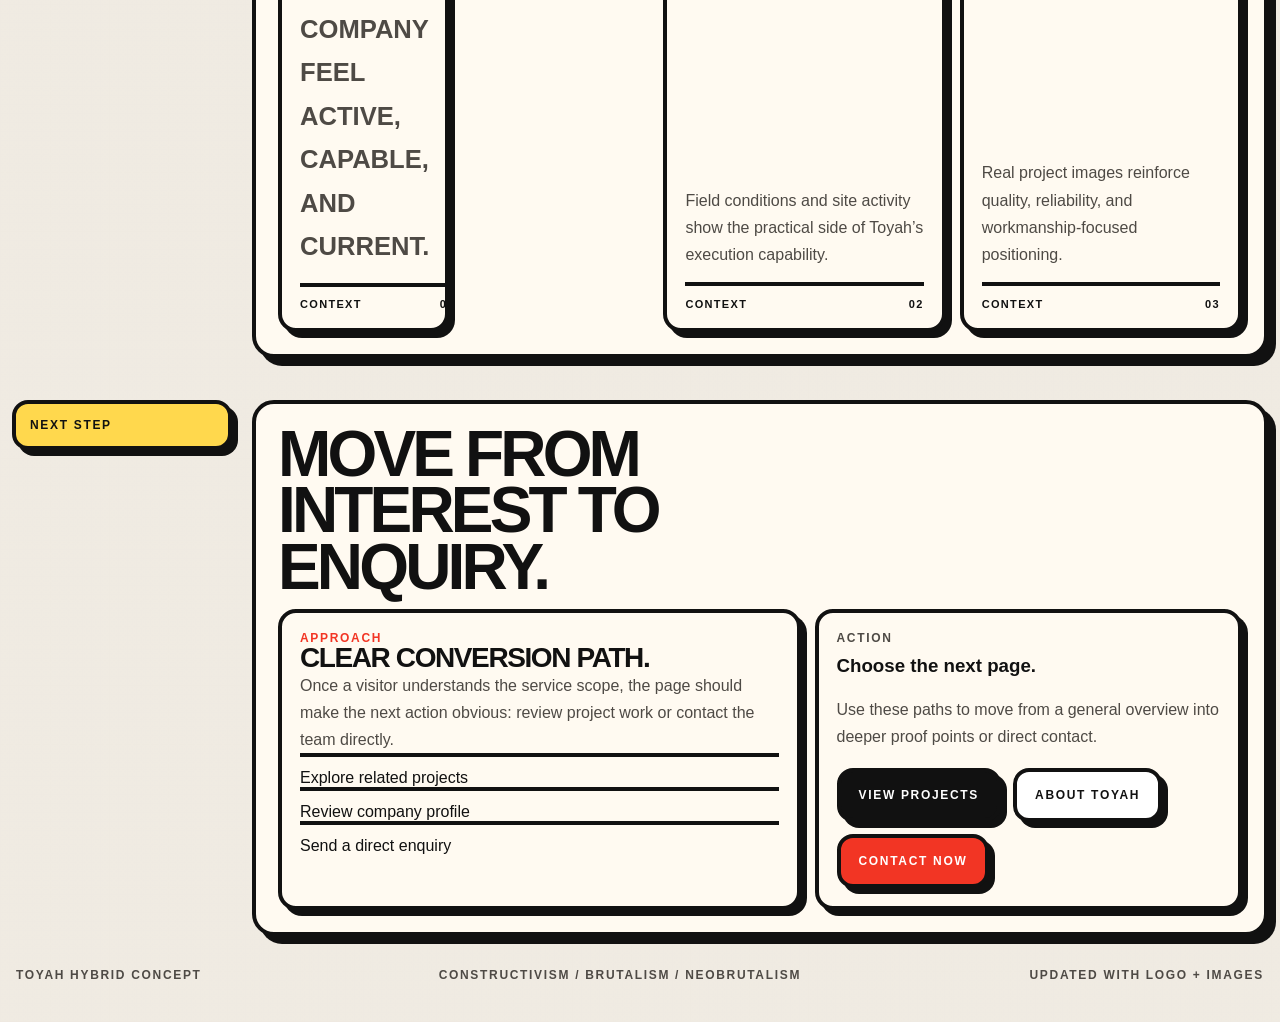
<file: services.html>
<!DOCTYPE html>
<html lang="en">
<head>
  <meta charset="UTF-8" />
  <meta name="viewport" content="width=device-width, initial-scale=1.0" />
  <title>Toyah — Services</title>
  <link rel="stylesheet" href="assets/css/style.css" />
</head>
<body>
  <div class="page">
    <header class="topbar">
      <div class="brand">
        <img src="assets/img/logo.png" alt="Toyah logo" />
        <div>
          Toyah Construction<br />
          &amp; Engineering
        </div>
      </div>

      <div class="desktop-only">
        Constructivism + Brutalism + Neobrutalism
      </div>

      <div class="desktop-only" style="text-align:right;">
        Singapore / Industrial / Direct contact
      </div>

      <button
        class="mobile-menu-button"
        type="button"
        data-mobile-toggle
        aria-expanded="false"
        aria-controls="mobile-links"
      >
        Menu
      </button>
    </header>

    <div class="mobile-links" id="mobile-links">
      <a href="index.html">Home</a>
      <a href="about.html">About</a>
      <a href="services.html" aria-current="page">Services</a>
      <a href="projects.html">Projects</a>
      <a href="contact.html">Contact</a>
    </div>

    <main class="site-layout">
      <section class="hero">
        <div class="panel hero-main">
          <div class="hero-visual">
            <img
              src="assets/img/hero.jpg"
              alt="Toyah project site hero image"
            />

            <div class="hero-overlay">
              <div class="eyebrow">Services</div>

              <h1>Built to deliver.</h1>

              <div class="hero-grid">
                <div class="lead">
                  Technical scope, practical execution, and industrial reliability.
                </div>

                <p class="copy">
                  This services page frames Toyah as a construction and engineering
                  partner for industrial, commercial, and civil project needs,
                  using a clear hierarchy and direct conversion paths.
                </p>
              </div>

              <div class="hero-badges">
                <span class="badge yellow">Execution focused</span>
                <span class="badge blue">Industrial contexts</span>
                <span class="badge green">Real project support</span>
                <span class="badge">Direct enquiry path</span>
              </div>

              <div class="hero-actions">
                <a class="btn primary" href="projects.html">View Projects</a>
                <a class="btn" href="about.html">About Toyah</a>
                <a class="btn red" href="contact.html">Contact Now</a>
              </div>

              <img class="hero-watermark" src="assets/img/logo.png" alt="" />
            </div>
          </div>
        </div>

        <aside class="hero-side">
          <div class="panel poster-card">
            <div class="no">System</div>
            <div class="poster-text">
              Technical delivery with a stronger digital presence.
            </div>
          </div>

          <div class="stats-grid">
            <div class="stat red">
              <div class="no">A</div>
              <div class="stat-value">03</div>
              <div class="stat-copy">
                Primary service categories highlighted immediately
              </div>
            </div>

            <div class="stat yellow">
              <div class="no">B</div>
              <div class="stat-value">05</div>
              <div class="stat-copy">
                Shared pages using one visual and code system
              </div>
            </div>

            <div class="stat blue">
              <div class="no">C</div>
              <div class="stat-value">01</div>
              <div class="stat-copy">
                Common style.css for easier maintenance
              </div>
            </div>

            <div class="stat green">
              <div class="no">D</div>
              <div class="stat-value">01</div>
              <div class="stat-copy">
                Common site.js for shared interactions
              </div>
            </div>
          </div>

          <nav class="nav-list" aria-label="Site navigation">
            <a href="index.html">
              <span class="no">01</span>
              <span>Home</span>
              <span>→</span>
            </a>

            <a href="about.html">
              <span class="no">02</span>
              <span>About</span>
              <span>→</span>
            </a>

            <a href="services.html" aria-current="page">
              <span class="no">03</span>
              <span>Services</span>
              <span>●</span>
            </a>

            <a href="projects.html">
              <span class="no">04</span>
              <span>Projects</span>
              <span>→</span>
            </a>

            <a href="contact.html">
              <span class="no">05</span>
              <span>Contact</span>
              <span>→</span>
            </a>
          </nav>
        </aside>
      </section>

      <section class="block">
        <div class="block-label">Service scope</div>

        <div class="panel block-main">
          <h2 class="section-title">Capabilities that feel immediate.</h2>

          <p class="section-intro">
            The goal here is to make Toyah’s technical offering easy to scan,
            credible, and visually grounded in real work environments rather than
            buried in dense copy.
          </p>

          <div class="services-grid">
            <article class="service">
              <div class="no">01</div>
              <h3>Civil construction</h3>
              <p>
                Delivery support for excavation, structural works, concrete works,
                and field execution in industrial and commercial project settings.
              </p>
              <div class="card-footer">
                <span>Category</span>
                <span>A</span>
              </div>
            </article>

            <article class="service">
              <div class="no">02</div>
              <h3>Industrial works</h3>
              <p>
                Project support in plant, facility, refinery, and heavy-duty
                environments where coordination, reliability, and safe execution
                are essential.
              </p>
              <div class="card-footer">
                <span>Category</span>
                <span>B</span>
              </div>
            </article>

            <article class="service">
              <div class="no">03</div>
              <h3>Engineering support</h3>
              <p>
                Practical engineering coordination aligned to schedule, site
                conditions, workmanship standards, and responsible delivery.
              </p>
              <div class="card-footer">
                <span>Category</span>
                <span>C</span>
              </div>
            </article>
          </div>
        </div>
      </section>

      <section class="block">
        <div class="block-label">Why it works</div>

        <div class="panel block-main">
          <h2 class="section-title">A service page with stronger hierarchy.</h2>

          <div class="content-grid-2">
            <div class="mini-card">
              <div class="no">01</div>
              <h3>Fast scanning</h3>
              <p>
                Visitors can understand what Toyah does quickly, without needing
                to work through long paragraphs before finding the relevant
                capability.
              </p>
            </div>

            <div class="mini-card">
              <div class="no">02</div>
              <h3>Stronger credibility</h3>
              <p>
                The service framing feels more trustworthy when it sits alongside
                project imagery, clear categories, and visible next steps.
              </p>
            </div>
          </div>
        </div>
      </section>

      <section class="block">
        <div class="block-label">Project context</div>

        <div class="panel block-main">
          <h2 class="section-title">Services connected to real work.</h2>

          <div class="projects-grid">
            <article class="project lead">
              <img
                class="project-image"
                src="assets/img/projects/project-industrial-2.jpg"
                alt="Industrial piping and facility works"
              />
              <div class="no">Lead</div>
              <h3>Facility execution</h3>
              <p>
                Industrial visuals give the services page operating context and
                make the company feel active, capable, and current.
              </p>
              <div class="card-footer">
                <span>Context</span>
                <span>01</span>
              </div>
            </article>

            <article class="project">
              <img
                class="project-image"
                src="assets/img/projects/project-civil-1.jpg"
                alt="Excavation and civil site work"
              />
              <div class="no">Detail</div>
              <h3>Civil site work</h3>
              <p>
                Field conditions and site activity show the practical side of
                Toyah’s execution capability.
              </p>
              <div class="card-footer">
                <span>Context</span>
                <span>02</span>
              </div>
            </article>

            <article class="project">
              <img
                class="project-image"
                src="assets/img/gallery/gallery-6.jpg"
                alt="Site finishing work detail"
              />
              <div class="no">Detail</div>
              <h3>Delivery on site</h3>
              <p>
                Real project images reinforce quality, reliability, and
                workmanship-focused positioning.
              </p>
              <div class="card-footer">
                <span>Context</span>
                <span>03</span>
              </div>
            </article>
          </div>
        </div>
      </section>

      <section class="block">
        <div class="block-label">Next step</div>

        <div class="panel block-main">
          <h2 class="section-title">Move from interest to enquiry.</h2>

          <div class="contact-grid">
            <div class="contact-card">
              <div class="no">Approach</div>
              <h3>Clear conversion path.</h3>
              <p>
                Once a visitor understands the service scope, the page should make
                the next action obvious: review project work or contact the team
                directly.
              </p>

              <div class="meta-row">Explore related projects</div>
              <div class="meta-row">Review company profile</div>
              <div class="meta-row">Send a direct enquiry</div>
            </div>

            <div class="contact-meta">
              <div class="small-label">Action</div>
              <h3 style="margin-top:10px;">Choose the next page.</h3>
              <p>
                Use these paths to move from a general overview into deeper proof
                points or direct contact.
              </p>

              <div class="button-row" style="margin-top:18px;">
                <a class="btn primary" href="projects.html">View Projects</a>
                <a class="btn" href="about.html">About Toyah</a>
                <a class="btn red" href="contact.html">Contact Now</a>
              </div>
            </div>
          </div>
        </div>
      </section>
    </main>

    <footer class="footer">
      <div>Toyah hybrid concept</div>
      <div>Constructivism / Brutalism / Neobrutalism</div>
      <div style="text-align:right;">Updated with logo + images</div>
    </footer>
  </div>

  <script src="assets/js/site.js"></script>
</body>
</html>
</file>
<file: assets/css/style.css>
:root{
  --bg:#f4efe6;--paper:#fffaf1;--ink:#111111;--muted:#4e4a45;--red:#f23524;--yellow:#ffd84d;--blue:#4a7dff;--green:#8ee3a1;
  --line:#111111;--radius:22px;--shadow:8px 8px 0 #111111;--container:min(1480px, calc(100% - 24px));--gap:20px;
}
*{box-sizing:border-box}html{scroll-behavior:smooth}
body{margin:0;font-family:Arial,Helvetica,sans-serif;color:var(--ink);background:linear-gradient(135deg,rgba(242,53,36,.08) 0 10%,transparent 10% 100%),linear-gradient(0deg,rgba(17,17,17,.02),rgba(17,17,17,.02)),var(--bg);-webkit-font-smoothing:antialiased}
a{color:inherit;text-decoration:none}img{max-width:100%;display:block}.page{width:var(--container);margin:0 auto;padding:14px 0 40px}
.topbar{display:grid;grid-template-columns:1.3fr .9fr .8fr;gap:var(--gap);border:4px solid var(--line);background:var(--paper);box-shadow:var(--shadow);padding:14px 16px;text-transform:uppercase;letter-spacing:.12em;font-size:12px;margin-bottom:18px;align-items:center}
.brand{display:flex;align-items:center;gap:14px;font-size:20px;font-weight:900;line-height:1;letter-spacing:-.03em}.brand img{height:60px;width:auto}.site-layout{display:grid;gap:22px}
.hero{display:grid;grid-template-columns:1.2fr .8fr;gap:var(--gap);min-height:88vh;position:relative}.hero::before{content:"";position:absolute;left:-4%;top:10%;width:46%;height:22px;background:var(--red);transform:rotate(-18deg);z-index:0;border:4px solid var(--line)}.hero::after{content:"";position:absolute;right:-2%;bottom:6%;width:30%;height:120px;background:var(--yellow);transform:rotate(-8deg);z-index:0;border:4px solid var(--line)}
.panel,.card,.service,.project,.quote,.contact-card,.contact-meta,.nav-list,.stats-grid,.client,.gallery-item{position:relative;z-index:1}
.panel{background:var(--paper);border:4px solid var(--line);box-shadow:var(--shadow);border-radius:var(--radius)}
.hero-main{padding:0;display:grid;grid-template-rows:auto 1fr}.hero-visual{min-height:620px;position:relative;border-radius:18px;overflow:hidden}
.hero-visual img{width:100%;height:100%;object-fit:cover;display:block;filter:contrast(1.03) saturate(1.03)}
.hero-overlay{position:absolute;inset:0;background:linear-gradient(90deg,rgba(17,17,17,.85) 0%,rgba(17,17,17,.55) 42%,rgba(17,17,17,.18) 100%);color:#fff;padding:28px;display:grid;grid-template-rows:auto auto auto 1fr auto;gap:20px}
.hero-watermark{position:absolute;right:18px;bottom:18px;opacity:.12;max-width:220px}
.eyebrow{display:inline-block;width:fit-content;padding:10px 14px;background:var(--red);color:#fff;border:4px solid var(--line);box-shadow:6px 6px 0 #111111;text-transform:uppercase;letter-spacing:.16em;font-weight:900;font-size:12px;transform:rotate(-2deg)}
h1{margin:0;font-size:clamp(54px, 9vw, 132px);line-height:.84;letter-spacing:-.08em;text-transform:uppercase;font-weight:900;max-width:8ch}
.hero-grid{display:grid;grid-template-columns:.85fr 1.15fr;gap:var(--gap);align-items:start}.lead{font-size:clamp(20px,2vw,30px);line-height:1.05;text-transform:uppercase;font-weight:900;max-width:12ch}.copy,.section-intro,.body-copy{margin:0;font-size:16px;line-height:1.75;color:var(--muted);max-width:68ch}.hero .copy{color:rgba(255,255,255,.86)}
.hero-badges,.hero-actions,.button-row{display:flex;flex-wrap:wrap;gap:12px}
.badge{display:inline-flex;align-items:center;min-height:44px;padding:0 14px;border:4px solid var(--line);border-radius:999px;background:#fff;box-shadow:5px 5px 0 #111111;text-transform:uppercase;letter-spacing:.12em;font-size:11px;font-weight:900}.badge.yellow{background:var(--yellow)} .badge.blue{background:var(--blue);color:#fff} .badge.green{background:var(--green)}
.btn{display:inline-flex;align-items:center;justify-content:center;min-height:54px;padding:0 18px;border:4px solid var(--line);border-radius:16px;box-shadow:6px 6px 0 #111111;font-size:12px;font-weight:900;text-transform:uppercase;letter-spacing:.14em;transition:transform .15s ease, box-shadow .15s ease;background:#fff}
.btn:hover{transform:translate(3px,3px);box-shadow:3px 3px 0 #111111}.btn.primary{background:var(--ink);color:#fff}.btn.red{background:var(--red);color:#fff}.btn.yellow{background:var(--yellow)}.btn.blue{background:var(--blue);color:#fff}
.hero-side{display:grid;gap:16px}.poster-card{min-height:280px;padding:18px;overflow:hidden}.poster-card::before{content:"";position:absolute;right:-18px;top:-18px;width:180px;height:180px;background:var(--red);border:4px solid var(--line);transform:rotate(45deg)}.poster-card::after{content:"";position:absolute;left:-10px;bottom:16px;width:160px;height:20px;background:var(--blue);border:4px solid var(--line);transform:rotate(-20deg)}
.small-label,.no,.block-label{text-transform:uppercase;letter-spacing:.14em;font-size:12px;font-weight:900;position:relative;z-index:1}.small-label{color:var(--muted)} .no{color:var(--red)}
.poster-text{position:relative;z-index:1;margin-top:20px;max-width:12ch;font-size:38px;line-height:.92;text-transform:uppercase;letter-spacing:-.05em;font-weight:900}
.stats-grid{display:grid;grid-template-columns:repeat(2,1fr);gap:12px}.stat{padding:14px;min-height:122px;background:var(--paper);border:4px solid var(--line);border-radius:18px;box-shadow:6px 6px 0 #111111}.stat.red{background:#ffe9e9}.stat.yellow{background:#fff4c5}.stat.blue{background:#dfe7ff}.stat.green{background:#e4faea}.stat-value{font-size:clamp(28px,4vw,52px);line-height:.9;letter-spacing:-.05em;text-transform:uppercase;font-weight:900;margin:8px 0}.stat-copy{font-size:11px;line-height:1.5;text-transform:uppercase;letter-spacing:.14em;color:var(--muted)}
.nav-list{background:var(--paper);border:4px solid var(--line);border-radius:18px;box-shadow:6px 6px 0 #111111;overflow:hidden}.nav-list a{display:grid;grid-template-columns:54px 1fr auto;gap:12px;align-items:center;padding:15px 16px;border-bottom:4px solid var(--line);text-transform:uppercase;font-weight:900;letter-spacing:.08em;background:#fff}.nav-list a:nth-child(2n){background:#fffaf1}.nav-list a:last-child{border-bottom:0}.nav-list a:hover{background:#ffe9e9}
section.block{display:grid;grid-template-columns:220px 1fr;gap:var(--gap);margin-bottom:20px}.block-label{padding:14px;height:fit-content;background:var(--yellow);border:4px solid var(--line);box-shadow:6px 6px 0 #111111;border-radius:16px;position:sticky;top:14px}.block-main{padding:22px;overflow:hidden}
.section-title{margin:0 0 14px;font-size:clamp(34px,5vw,76px);line-height:.88;letter-spacing:-.06em;text-transform:uppercase;font-weight:900;max-width:12ch}
.content-grid-2,.contact-grid,.services-grid,.projects-grid,.quotes-grid,.client-grid,.team-grid,.gallery-grid{display:grid;gap:14px}.content-grid-2{grid-template-columns:1fr 1fr}.services-grid{grid-template-columns:repeat(3,1fr)}.projects-grid{grid-template-columns:1.25fr .95fr .95fr}.quotes-grid{grid-template-columns:repeat(2,1fr)}.client-grid{grid-template-columns:repeat(4,1fr)}.contact-grid{grid-template-columns:1.1fr .9fr}.team-grid{grid-template-columns:repeat(3,1fr)}.gallery-grid{grid-template-columns:repeat(3,1fr)}
.service,.project,.quote,.client,.contact-card,.contact-meta,.mini-card,.timeline-card,.team-card,.gallery-item{background:var(--paper);border:4px solid var(--line);box-shadow:6px 6px 0 #111111;border-radius:18px;padding:18px;overflow:hidden;position:relative}
.service,.project,.quote,.team-card{min-height:250px;display:grid;grid-template-rows:auto auto 1fr auto;gap:14px}.mini-card,.timeline-card{min-height:180px}.service:nth-child(2){background:#fff4c5}.service:nth-child(3){background:#dfe7ff}.service:nth-child(4){background:#e4faea}.service:nth-child(5){background:#ffe9e9}
.service::before,.project::before,.quote::before,.team-card::before{content:"";position:absolute;right:-8px;top:-8px;width:86px;height:86px;border:4px solid var(--line);background:rgba(239,43,45,.14);transform:rotate(45deg)}.project.lead{background:linear-gradient(135deg,rgba(239,43,45,.18),transparent 35%),var(--paper)}
.service h3,.project h3,.quote h3,.contact-card h3,.mini-card h3,.timeline-card h3,.team-card h3{margin:0;font-size:28px;line-height:.95;text-transform:uppercase;letter-spacing:-.05em;font-weight:900;position:relative;z-index:1}.team-card h3,.mini-card h3,.timeline-card h3{font-size:24px}
.service p,.project p,.quote p,.contact-card p,.contact-meta p,.mini-card p,.timeline-card p,.team-card p{margin:0;color:var(--muted);line-height:1.7;position:relative;z-index:1}
.card-footer{border-top:4px solid var(--line);padding-top:12px;display:flex;justify-content:space-between;align-items:center;text-transform:uppercase;letter-spacing:.12em;font-size:11px;font-weight:900;position:relative;z-index:1}
.quote-mark{font-size:82px;line-height:.8;color:var(--red);margin:0;font-weight:900;position:relative;z-index:1}
.client{min-height:120px;display:flex;align-items:center;justify-content:center;text-align:center;background:#fff}.client span{position:relative;z-index:1;font-size:13px;text-transform:uppercase;letter-spacing:.16em;font-weight:900}.client img{max-height:50px;width:auto}
.project-image,.gallery-item img{width:100%;height:220px;object-fit:cover;border:4px solid var(--line);border-radius:14px;margin-bottom:12px;background:#ddd}
.gallery-item{padding:10px}.gallery-item.tall img{height:360px}.gallery-item.wide{grid-column:span 2}.gallery-item.wide img{height:260px}
.contact-card,.contact-meta{min-height:300px}.meta-row{border-top:4px solid var(--line);padding-top:12px}.list{margin:0;padding-left:18px;color:var(--muted);line-height:1.8}
.footer{display:grid;grid-template-columns:1fr 1fr 1fr;gap:var(--gap);padding:12px 4px 0;text-transform:uppercase;letter-spacing:.14em;font-size:12px;font-weight:900;color:var(--muted)}
.mobile-menu-button{display:none}.mobile-links{display:none}
@media (max-width:1160px){.hero,.hero-grid,section.block,.services-grid,.projects-grid,.quotes-grid,.client-grid,.contact-grid,.content-grid-2,.team-grid,.gallery-grid,.topbar,.footer{grid-template-columns:1fr}.block-label{position:static}.gallery-item.wide{grid-column:auto}}
@media (max-width:760px){.page{width:min(1480px, calc(100% - 16px))}h1{font-size:clamp(52px, 17vw, 100px)}.section-title{max-width:none}.stats-grid{grid-template-columns:1fr}.nav-list a{grid-template-columns:46px 1fr auto}.topbar .desktop-only{display:none}.mobile-menu-button{display:inline-flex;align-items:center;justify-content:center;min-height:50px;padding:0 16px;border:4px solid var(--line);background:var(--yellow);box-shadow:6px 6px 0 #111111;border-radius:14px;text-transform:uppercase;font-weight:900;letter-spacing:.12em;font-size:12px;cursor:pointer}.mobile-links{display:none;margin-top:12px;gap:10px}.mobile-links.open{display:grid}.mobile-links a{padding:12px 14px;background:#fff;border:4px solid var(--line);box-shadow:6px 6px 0 #111111;border-radius:14px;text-transform:uppercase;font-size:12px;font-weight:900}.hero-visual{min-height:540px}}
.hero-overlay {
  pointer-events: none;
}

.hero-overlay a,
.hero-overlay button {
  pointer-events: auto;
}
</file>
